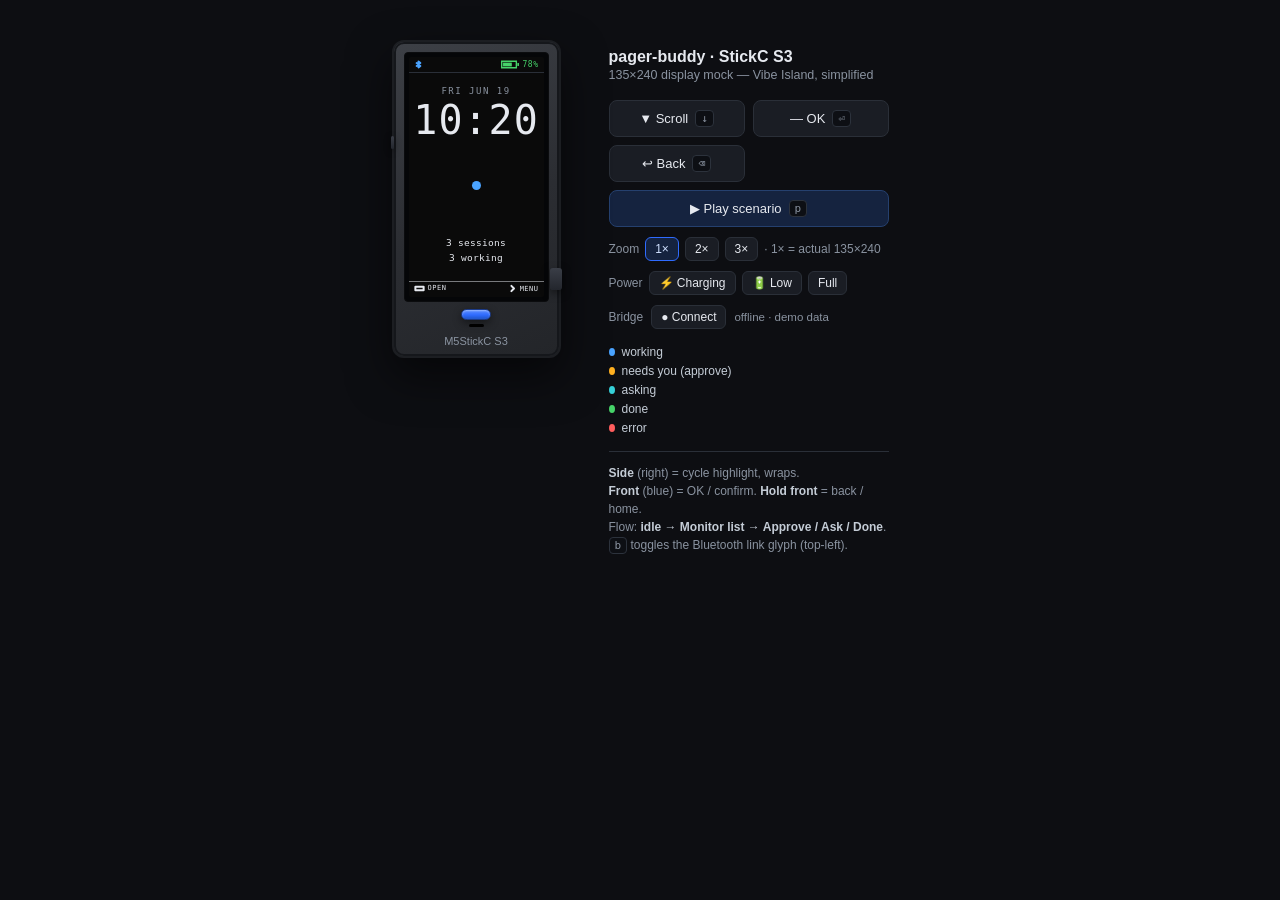
<file: examples/pager-buddy/design/index.html>
<!doctype html>
<html lang="en">
<head>
  <meta charset="utf-8" />
  <meta name="viewport" content="width=device-width, initial-scale=1" />
  <title>pager-buddy · StickC S3 display mock</title>
  <link rel="stylesheet" href="styles.css" />
</head>
<body>
  <div class="stage">
    <!-- the device -->
    <div class="device">
      <div class="bezel">
        <div class="slot">
          <div class="screen-scale">
            <div class="screen" id="screen"></div>
          </div>
        </div>
      </div>
      <button class="btn-side" id="btnSide" title="KEY2 (side) — scroll (cycle)"></button>
      <div class="btn-power" title="Power — hold: boot · double: off · press: on"></div>
      <button class="btn-front" id="btnFront" title="KEY1 (blue) — OK · hold = back"></button>
      <div class="usb"></div>
      <div class="label">M5StickC S3</div>
    </div>

    <!-- controls / legend -->
    <aside class="panel">
      <h1>pager-buddy · StickC S3</h1>
      <p class="sub">135×240 display mock — Vibe Island, simplified</p>

      <div class="controls">
        <button id="cScroll">▼ Scroll <kbd>↓</kbd></button>
        <button id="cOk">— OK <kbd>⏎</kbd></button>
        <button id="cBack">↩ Back <kbd>⌫</kbd></button>
        <button id="cPlay">▶ Play scenario <kbd>p</kbd></button>
      </div>

      <div class="zoom">
        Zoom
        <button data-z="1" class="on">1×</button>
        <button data-z="2">2×</button>
        <button data-z="3">3×</button>
        <span>· 1× = actual 135×240</span>
      </div>

      <div class="power">
        Power
        <button id="pChg">⚡ Charging</button>
        <button id="pLow">🔋 Low</button>
        <button id="pFull">Full</button>
      </div>

      <div class="live-bar">
        Bridge
        <button id="cLive">● Connect</button>
        <span id="liveStatus" class="live-status off">offline · demo data</span>
      </div>

      <div class="legend">
        <div class="row2"><span class="dot s-working"></span> working</div>
        <div class="row2"><span class="dot s-waiting"></span> needs you (approve)</div>
        <div class="row2"><span class="dot s-asking"></span> asking</div>
        <div class="row2"><span class="dot s-done"></span> done</div>
        <div class="row2"><span class="dot s-error"></span> error</div>
      </div>

      <div class="help">
        <b>Side</b> (right) = cycle highlight, wraps.<br />
        <b>Front</b> (blue) = OK / confirm. <b>Hold front</b> = back / home.<br />
        Flow: <b>idle → Monitor list → Approve / Ask / Done</b>.<br />
        <kbd>b</kbd> toggles the Bluetooth link glyph (top-left).
      </div>
    </aside>
  </div>

  <script src="data.js"></script>
  <script src="app.js"></script>
  <script src="live.js"></script>
</body>
</html>
</file>
<file: examples/pager-buddy/design/styles.css>
/* StickC S3 display mock — device frame + 135x240 screen, dark theme. */
:root {
  --bg: #0a0a0a;          /* pure near-black (matches firmware C_BG) — the OP-1 canvas */
  --fg: #e6e9ef;
  --dim: #8a93a0;
  --line: #2a2f38;        /* crisp 1px frames */
  --sel: #1f6feb;
  --working: #4aa3ff;
  --waiting: #ffb020;
  --asking: #35d0d8;
  --done: #46d369;
  --error: #ff5d5d;
  --scale: 1; /* 1 = actual 135x240 px; zoom buttons bump it for inspection */
}

* { box-sizing: border-box; }

body {
  margin: 0;
  background: #0d0e12;
  color: var(--fg);
  font: 14px ui-sans-serif, -apple-system, Segoe UI, Roboto, sans-serif;
  min-height: 100vh;
}

.stage {
  display: flex;
  gap: 48px;
  align-items: flex-start;
  justify-content: center;
  padding: 40px 24px 64px;
  flex-wrap: wrap;
}

/* ---------- device body (chrome scales with --scale, so 1x = actual 135px) ---------- */
.device {
  position: relative;
  padding: calc(10px * var(--scale)) calc(10px * var(--scale)) calc(9px * var(--scale));
  background: linear-gradient(155deg, #3d4046, #2b2d32 55%, #232529); /* matte charcoal */
  border: 2px solid #1c1e22;
  border-radius: calc(12px * var(--scale));
  box-shadow: 0 18px 44px rgba(0, 0, 0, .55), inset 0 0 0 2px #15171b;
}
.bezel {
  padding: calc(4px * var(--scale));
  background: #050608;
  border-radius: calc(4px * var(--scale));
  border: 1px solid #0b0c0e; /* black LCD bezel */
}
.slot {
  width: calc(135px * var(--scale));
  height: calc(240px * var(--scale));
  overflow: hidden;
  border-radius: calc(2px * var(--scale));
}
.screen-scale {
  transform: scale(var(--scale));
  transform-origin: top left;
}

/* front (blue) button KEY1 = OK / hold = back — a blue pill, like the real device */
.btn-front {
  display: block;
  margin: calc(7px * var(--scale)) auto calc(2px * var(--scale));
  width: calc(30px * var(--scale));
  height: calc(11px * var(--scale));
  border-radius: calc(6px * var(--scale));
  border: 1px solid #1a3a8a;
  background: linear-gradient(#5b8cff, #2f6bff 55%, #1f54c8);
  box-shadow: 0 3px 8px rgba(0, 0, 0, .45), inset 0 1px 2px rgba(255, 255, 255, .4);
  cursor: pointer;
}
.btn-front:active { filter: brightness(1.15); }

/* power button (left edge) — decorative: hold=boot · double=off · press=on */
.btn-power {
  position: absolute;
  left: calc(-3px * var(--scale));
  top: 30%;
  width: calc(3px * var(--scale));
  height: calc(13px * var(--scale));
  border-radius: 3px;
  background: linear-gradient(#3a3e47, #23262d);
  box-shadow: 0 2px 6px rgba(0, 0, 0, .5);
}

/* side button on the right edge = scroll */
.btn-side {
  position: absolute;
  right: calc(-3px * var(--scale));
  top: 72%; /* near the bottom of the right edge, like the real KEY2 */
  width: calc(3px * var(--scale));
  height: calc(22px * var(--scale));
  border: none;
  border-radius: 3px;
  background: linear-gradient(#3a3e47, #23262d);
  box-shadow: 0 3px 8px rgba(0, 0, 0, .5);
  cursor: pointer;
}
.btn-side:active { filter: brightness(1.3); }

.usb {
  width: calc(15px * var(--scale));
  height: calc(2.5px * var(--scale));
  background: #000;
  border-radius: 3px;
  margin: calc(4px * var(--scale)) auto 0;
}
.label { text-align: center; color: var(--dim); font-size: 11px; margin-top: 8px; }

/* ---------- the 135x240 screen — Teenage-Engineering line-art language ----------
   Thin 1px neon strokes on pure black, framed (sharp-corner) labels, semantic color.
   Mirrors firmware/components/ui/ui.c (procedural lv_line/lv_arc/lv_anim). */
.screen {
  width: 135px;
  height: 240px;
  background: var(--bg);
  color: var(--fg);
  font: 10px ui-monospace, Menlo, Consolas, monospace;
  display: flex;
  flex-direction: column;
  overflow: hidden;
  position: relative;
}

/* line-art icon: 1px neon stroke, no fill, inherits color from its context */
.ico { display: inline-block; vertical-align: middle; flex: none; }
.ico * { vector-effect: non-scaling-stroke; }

/* framed tag — the OP-1 boxed label (MAX EQ / CC1 / OPT). Border takes the text color. */
.tag {
  display: inline-flex; align-items: center; gap: 3px;
  font-size: 7px; letter-spacing: .5px; text-transform: uppercase;
  padding: 1px 4px; border: 1px solid currentColor; color: var(--dim);
  white-space: nowrap; line-height: 1.5;
}

.statusbar {
  height: 16px; flex: 0 0 16px;
  display: flex; align-items: center; justify-content: space-between;
  padding: 0 5px; font-size: 8px; color: var(--dim);
  border-bottom: 1px solid var(--line);
}
.statusbar .left { display: inline-flex; align-items: center; gap: 5px; }
.statusbar .bt { color: var(--dim); display: inline-flex; }     /* offline: dim + slash */
.statusbar .bt.on { color: var(--working); }                    /* online: neon blue rune */
.statusbar .clk { color: var(--dim); letter-spacing: 1px; }     /* only shown off the idle screen */

/* battery — line-art shell + nub + proportional fill (SVG; color = state) */
.batt { display: inline-flex; align-items: center; gap: 3px; color: var(--done); }
.batt .bolt { display: inline-flex; color: var(--working); }
.batt-pct { font-size: 8px; letter-spacing: .5px; }
.b-ok  { color: var(--done); }
.b-chg { color: var(--working); }
.b-low { color: var(--error); }

.content { flex: 1 1 auto; overflow: hidden; padding: 5px; }

.footer {
  height: 16px; flex: 0 0 16px;
  display: flex; align-items: center; justify-content: space-between;
  padding: 0 5px; border-top: 1px solid rgba(230, 233, 239, .5);   /* soft-white menu divider */
}
.footer .tag { border: 0; padding: 0; color: var(--fg); }   /* menu hints: no box, white text */

/* ---------- idle / glance: breathing-rings hero + single clock ---------- */
/* iPhone-style stack: date+time at top, icon in the middle, status at the bottom */
.idle { height: 100%; display: flex; flex-direction: column; align-items: center; justify-content: space-between; padding: 8px 0 6px; }
.ihead { display: flex; flex-direction: column; align-items: center; gap: 1px; }   /* date over time */
/* ring/summary color follows status priority: error > needs-you > working > all done */
.rings { position: relative; width: 88px; height: 82px; color: var(--done); }   /* big square; c-done = green */
.rings.c-waiting { color: var(--waiting); }
.rings.c-working { color: var(--working); }
.rings.c-error   { color: var(--error); }
.rings span {
  position: absolute; inset: 0; margin: auto; width: 16px; height: 16px;
  border: 1px solid currentColor; border-radius: 50%; opacity: 0;
  animation: ring 2.6s ease-out infinite;
}
.rings span:nth-child(2) { animation-delay: .87s; }
.rings span:nth-child(3) { animation-delay: 1.73s; }
.rings.agi span { animation-duration: 1.4s; }   /* needs-you → pulse faster */
.rings::after {                                  /* steady center dot */
  content: ""; position: absolute; inset: 0; margin: auto;
  width: 9px; height: 9px; border-radius: 50%; background: currentColor;
}
@keyframes ring {            /* grow to fill the square (base 16px → ~77px) */
  0%   { transform: scale(.35); opacity: .85; }
  80%  { opacity: .12; }
  100% { transform: scale(4.8); opacity: 0; }
}
.clock-big { font-size: 40px; letter-spacing: 1px; color: var(--fg); font-weight: 300; }
.date { font-size: 9px; color: var(--dim); letter-spacing: 1.5px; text-transform: uppercase; }
/* status band: white text (same as the clock + menu), no box — a hairline above it; the
   footer's top border is the line below */
.summary { display: block; width: 100%; text-align: center; color: var(--fg); font-size: 9.5px;
  letter-spacing: .3px; line-height: 1.6; padding: 7px 4px 5px; }

/* ---------- session list ---------- */
.row { padding: 3px 4px; border: 1px solid transparent; }
.row + .row { margin-top: 2px; }
.row.sel { border-color: var(--line); background: #12161f; box-shadow: inset 2px 0 0 currentColor; }
.row .l1 { display: flex; align-items: center; gap: 5px; }
.row .name {
  flex: 1 1 auto; font-size: 10px; color: var(--fg);
  white-space: nowrap; overflow: hidden; text-overflow: ellipsis;
}
.row .age { font-size: 8px; color: var(--dim); letter-spacing: .5px; }
.row .l2 { display: flex; gap: 3px; margin: 2px 0 0 11px; align-items: center; overflow: hidden; }
/* compact state word on a list row (no frame — the dot already carries the color) */
.lstate { font-size: 7px; letter-spacing: .3px; text-transform: uppercase; white-space: nowrap; }

.dot { width: 6px; height: 6px; border-radius: 50%; flex: 0 0 6px; }
.s-working { background: var(--working); }
.s-waiting { background: var(--waiting); }
.s-asking  { background: var(--asking); }
.s-done    { background: var(--done); }
.s-error   { background: var(--error); }
.c-working { color: var(--working); }
.c-waiting { color: var(--waiting); }
.c-asking  { color: var(--asking); }
.c-done    { color: var(--done); }
.c-error   { color: var(--error); }

/* framed meta chip (agent / terminal) — sharp corners, neutral frame */
.chip {
  font-size: 7px; letter-spacing: .3px; padding: 1px 2px; flex: none;
  border: 1px solid var(--line); color: var(--dim); white-space: nowrap;
}

/* ---------- action screens ---------- */
.head { font-size: 9px; margin-bottom: 4px; display: flex; gap: 4px; align-items: center; }
.path { font-size: 8.5px; color: var(--fg); word-break: break-all; margin-bottom: 4px; }
.q { font-size: 10px; color: var(--fg); margin-bottom: 6px; line-height: 1.35; }
.big { font-size: 14px; color: var(--fg); margin: 4px 0 3px; letter-spacing: .5px; }
.delta { font-size: 8px; color: var(--dim); margin-top: 3px; letter-spacing: .5px; }

.opt {
  font-size: 9.5px; padding: 4px 5px; margin-top: 3px;
  border: 1px solid var(--line); color: var(--fg); display: flex; gap: 6px; align-items: center;
}
.opt.sel { border-color: var(--asking); background: var(--asking); color: #001316; }  /* inverted selection */
.opt .k { color: var(--dim); }
.opt.sel .k { color: #014; }

.choices { display: flex; gap: 6px; position: absolute; left: 5px; right: 5px; bottom: 22px; }
.choice {
  flex: 1; text-align: center; font-size: 9.5px; padding: 5px 0; letter-spacing: 1px;
  text-transform: uppercase; border: 1px solid var(--line); color: var(--fg);
}
.choice.sel { background: var(--fg); color: #000; border-color: var(--fg); }
.choice.danger.sel { background: var(--error); color: #1a0306; border-color: var(--error); }

/* working: subtitle + activity lines + an animated VU "running" indicator */
.subtitle { font-size: 8.5px; color: var(--dim); margin: 1px 0 5px; line-height: 1.3; }
.act { font-size: 9px; margin-top: 3px; }
.act .tool { color: var(--working); }
.act .sub { color: var(--dim); margin: 0 0 0 9px; font-size: 8px; }
.act.run { color: var(--working); letter-spacing: 1px; display: flex; align-items: center; gap: 5px; margin-top: 5px; }
.act.run .bars { display: inline-flex; gap: 2px; align-items: flex-end; height: 9px; }
.act.run .bars i { width: 2px; background: currentColor; transform-origin: bottom; animation: vu .9s ease-in-out infinite; }
.act.run .bars i:nth-child(1) { height: 5px; animation-delay: 0s; }
.act.run .bars i:nth-child(2) { height: 9px; animation-delay: .15s; }
.act.run .bars i:nth-child(3) { height: 6px; animation-delay: .3s; }
.act.run .bars i:nth-child(4) { height: 8px; animation-delay: .45s; }
@keyframes vu { 0%, 100% { transform: scaleY(.35); } 50% { transform: scaleY(1); } }

.toast {
  position: absolute; left: 8px; right: 8px; bottom: 40px;
  background: #0d1016; border: 1px solid var(--line);
  font-size: 8.5px; padding: 4px 6px; color: #cdd4de; text-align: center; letter-spacing: .5px;
}

/* page flash (stands in for the buzz) */
.screen.flash::after {
  content: ""; position: absolute; inset: 0; pointer-events: none;
  box-shadow: inset 0 0 0 2px var(--waiting); animation: flash .45s ease-out 3;
}
@keyframes flash { from { opacity: 1; } to { opacity: 0; } }

/* ---------- side panel ---------- */
.panel { width: 280px; max-width: 88vw; padding-top: 8px; }
.panel h1 { font-size: 16px; margin: 0 0 2px; }
.panel .sub { color: var(--dim); margin: 0 0 18px; font-size: 12.5px; }
.controls { display: grid; grid-template-columns: 1fr 1fr; gap: 8px; margin-bottom: 16px; }
.controls button {
  font: 13px ui-sans-serif, sans-serif; padding: 9px 10px; border-radius: 8px;
  background: #1a1d24; color: var(--fg); border: 1px solid #2a2f38; cursor: pointer;
  display: flex; align-items: center; justify-content: center; gap: 7px;
}
.controls button:hover { background: #222632; }
.controls #cPlay { grid-column: 1 / -1; background: #15233f; border-color: #25406e; }
.zoom { display: flex; align-items: center; gap: 6px; margin: -6px 0 16px; font-size: 12px; color: var(--dim); }
.zoom button {
  font: 12px ui-sans-serif, sans-serif; padding: 4px 9px; border-radius: 6px;
  background: #1a1d24; color: var(--fg); border: 1px solid #2a2f38; cursor: pointer;
}
.zoom button.on { background: #15233f; border-color: #2f6bff; color: #cfe0ff; }
.power { display: flex; align-items: center; gap: 6px; margin: -6px 0 16px; font-size: 12px; color: var(--dim); }
.power button {
  font: 12px ui-sans-serif, sans-serif; padding: 4px 9px; border-radius: 6px;
  background: #1a1d24; color: var(--fg); border: 1px solid #2a2f38; cursor: pointer;
}
.power button.on { background: #102a3f; border-color: #5ec4ff; color: #bfe6ff; }

/* live bridge connection (Level-0 feed — see ../bridge) */
.live-bar { display: flex; align-items: center; gap: 8px; margin: -6px 0 16px; font-size: 12px; color: var(--dim); }
.live-bar button {
  font: 12px ui-sans-serif, sans-serif; padding: 4px 9px; border-radius: 6px;
  background: #1a1d24; color: var(--fg); border: 1px solid #2a2f38; cursor: pointer;
}
.live-bar button:hover { background: #222632; }
.live-status { font-size: 11.5px; }
.live-status.on { color: var(--done); }
.live-status.off { color: var(--dim); }
kbd {
  font: 11px ui-monospace, monospace; background: #0d0f14; border: 1px solid #2c323c;
  border-radius: 4px; padding: 1px 5px; color: var(--dim);
}
.legend { display: grid; gap: 5px; margin: 4px 0 16px; font-size: 12px; color: #c4ccd6; }
.legend .row2 { display: flex; align-items: center; gap: 7px; }
.legend .dot { width: 8px; height: 8px; }
.help { font-size: 12px; color: var(--dim); line-height: 1.5; border-top: 1px solid var(--line); padding-top: 12px; }
.help b { color: #c4ccd6; }
</file>
